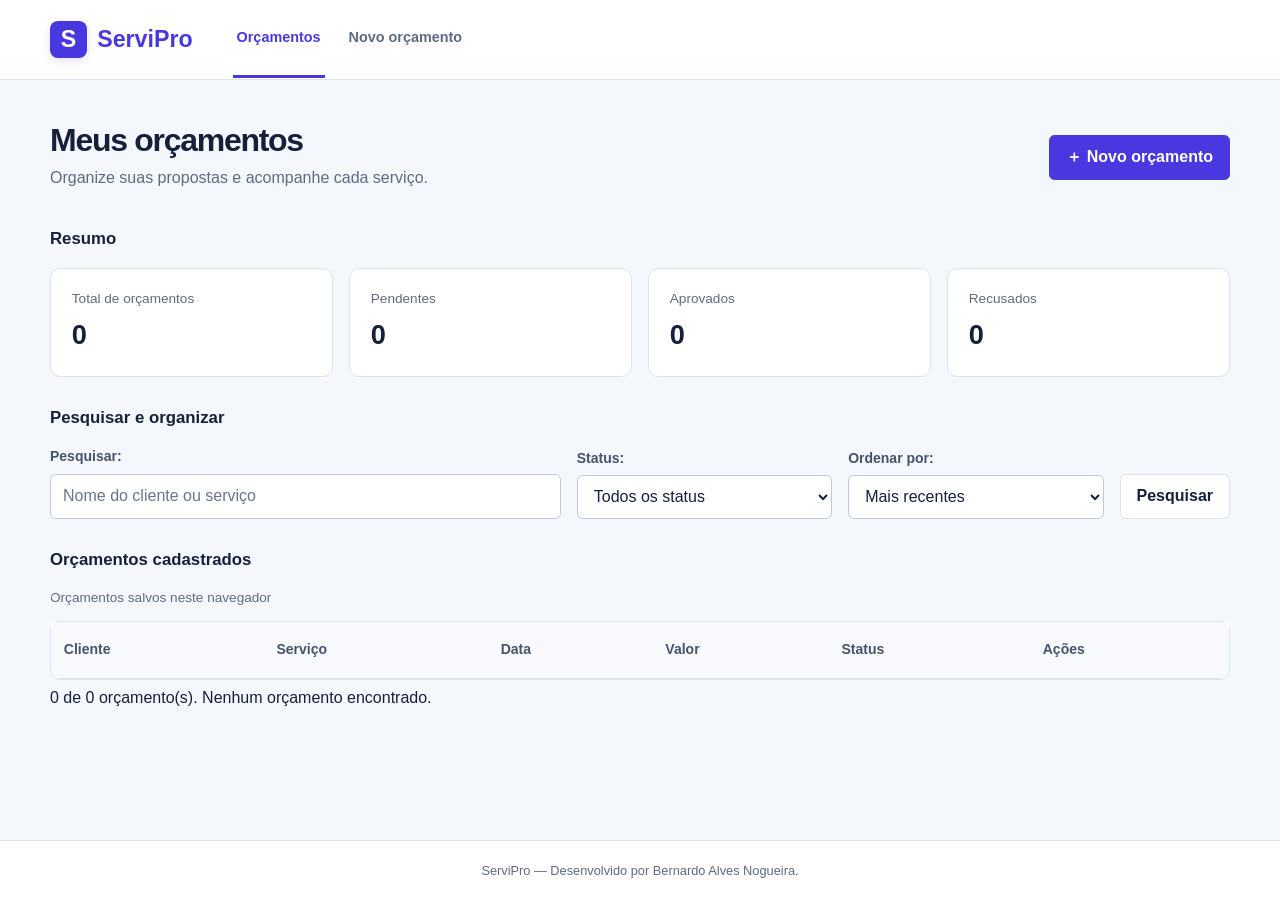
<file: index.html>
<!DOCTYPE html>
<html lang="pt-BR">
<head>
    <meta charset="UTF-8">
    <meta name="viewport" content="width=device-width, initial-scale=1.0">
    <title>ServiPro — Orçamentos</title>
    <link rel="stylesheet" href="assets/css/style.css">
    <script src="assets/js/app.js" defer></script>
</head>
<body>
    <a class="skip-link" href="#conteudo">Pular para o conteúdo</a>
    <header>
        <h1><a class="brand" href="index.html"><span aria-hidden="true">S</span>ServiPro</a></h1>

        <nav aria-label="Navegação principal">
            <ul>
                <li><a href="index.html" aria-current="page">Orçamentos</a></li>
                <li><a href="pages/cadastro.html">Novo orçamento</a></li>
            </ul>
        </nav>
    </header>

    <main id="conteudo">
        <p id="feedback" role="status" aria-live="polite" hidden></p>
        <noscript>Ative o JavaScript para gerenciar seus orçamentos.</noscript>
        <section aria-labelledby="titulo-orcamentos">
            <div class="page-heading">
            <div>
            <h2 id="titulo-orcamentos">Meus orçamentos</h2>
            <p>Organize suas propostas e acompanhe cada serviço.</p>
            </div>
            <a class="button primary new-budget" href="pages/cadastro.html">＋ Novo orçamento</a>
            </div>

            <section aria-labelledby="titulo-resumo">
                <h3 id="titulo-resumo">Resumo</h3>

                <dl>
                    <div><dt>Total de orçamentos</dt>
                    <dd id="total">0</dd></div>

                    <div><dt>Pendentes</dt>
                    <dd id="pendente">0</dd></div>

                    <div><dt>Aprovados</dt>
                    <dd id="aprovado">0</dd></div>

                    <div><dt>Recusados</dt>
                    <dd id="recusado">0</dd></div>
                </dl>
            </section>

            <section aria-labelledby="titulo-pesquisa">
                <h3 id="titulo-pesquisa">Pesquisar e organizar</h3>

                <form>
                    <div>
                        <label for="pesquisa">Pesquisar:</label>
                        <input
                            type="search"
                            id="pesquisa"
                            name="pesquisa"
                            placeholder="Nome do cliente ou serviço"
                        >
                    </div>

                    <div>
                        <label for="filtro-status">Status:</label>
                        <select id="filtro-status" name="status">
                            <option value="">Todos os status</option>
                            <option value="pendente">Pendente</option>
                            <option value="aprovado">Aprovado</option>
                            <option value="recusado">Recusado</option>
                        </select>
                    </div>

                    <div>
                        <label for="ordenacao">Ordenar por:</label>
                        <select id="ordenacao" name="ordenacao">
                            <option value="mais-recentes">Mais recentes</option>
                            <option value="mais-antigos">Mais antigos</option>
                            <option value="menor-valor">Menor valor</option>
                            <option value="maior-valor">Maior valor</option>
                        </select>
                    </div>

                    <button type="submit">Pesquisar</button>
                </form>
            </section>

            <section aria-labelledby="titulo-listagem">
                <h3 id="titulo-listagem">Orçamentos cadastrados</h3>

                <table>
                    <caption>Orçamentos salvos neste navegador</caption>

                    <thead>
                        <tr>
                            <th scope="col">Cliente</th>
                            <th scope="col">Serviço</th>
                            <th scope="col">Data</th>
                            <th scope="col">Valor</th>
                            <th scope="col">Status</th>
                            <th scope="col">Ações</th>
                        </tr>
                    </thead>

                    <tbody id="orcamentos"></tbody>
                </table>

                <p id="contagem" aria-live="polite"></p>
            </section>
        </section>

    </main>

    <footer>
        <p>ServiPro — Desenvolvido por Bernardo Alves Nogueira.</p>
    </footer>
</body>
</html>
</file>
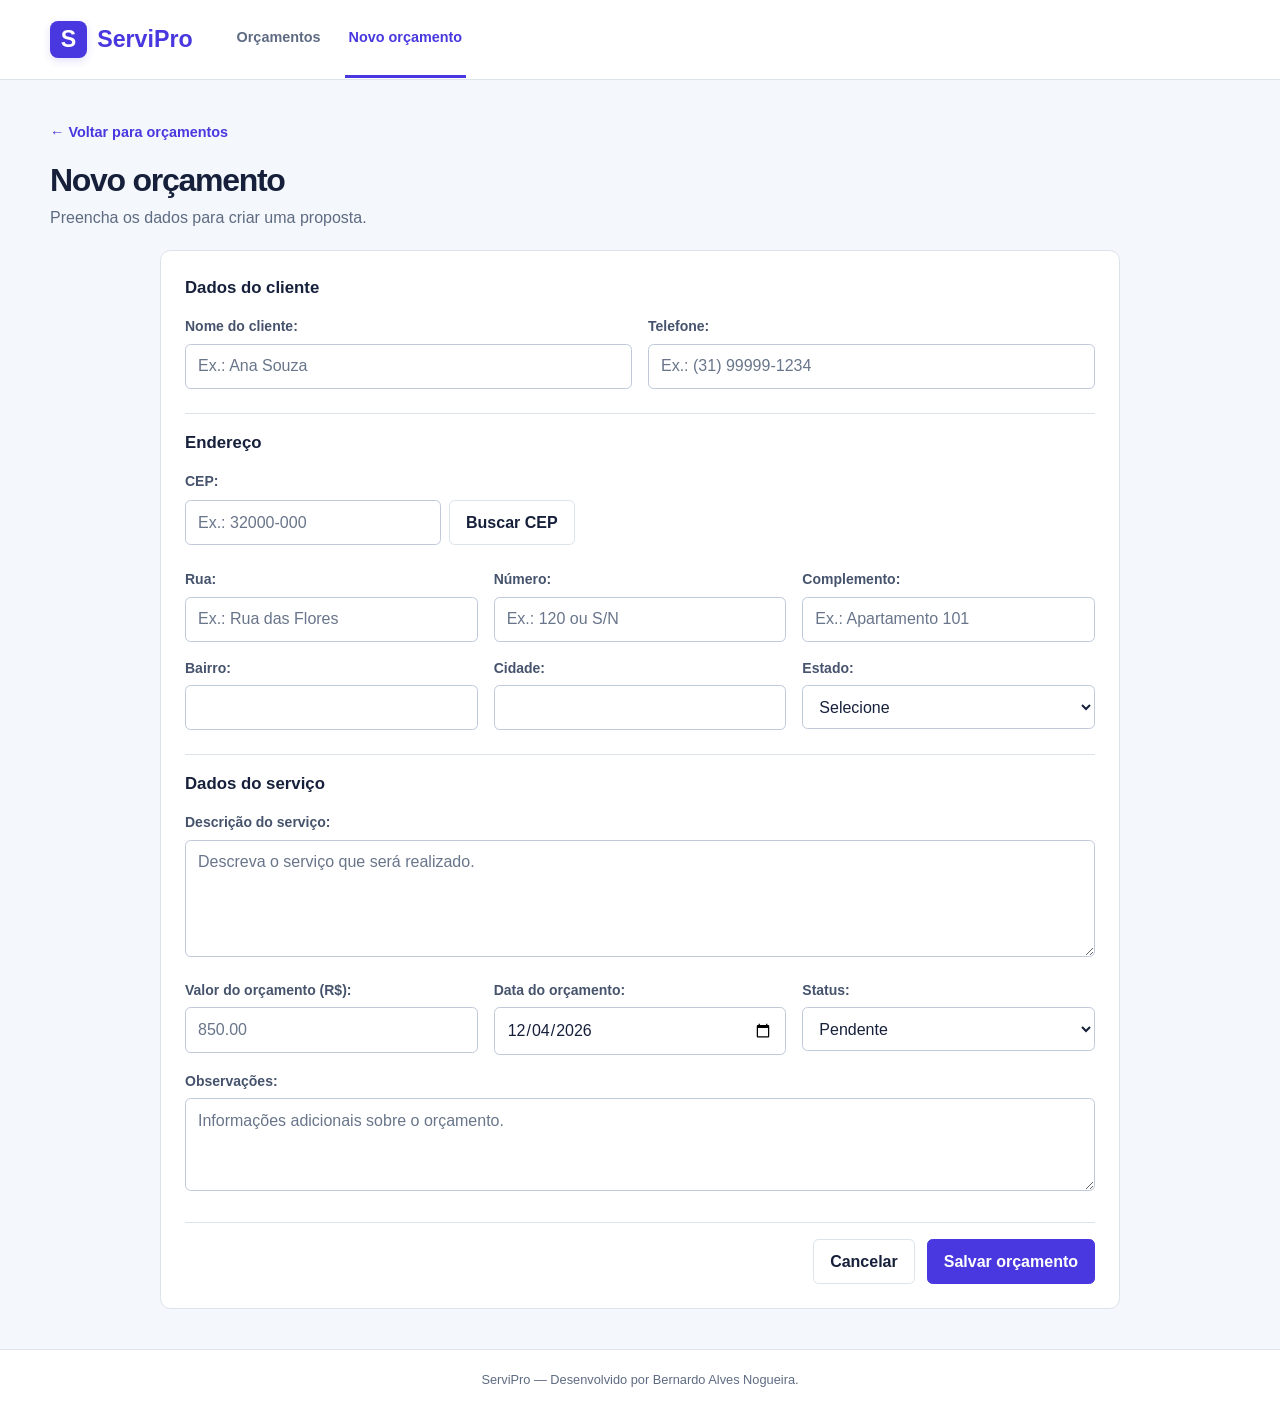
<file: pages/cadastro.html>
<!DOCTYPE html>
<html lang="pt-BR">
<head>
    <meta charset="UTF-8">
    <meta name="viewport" content="width=device-width, initial-scale=1.0">
    <title>ServiPro — Novo orçamento</title>
    <link rel="stylesheet" href="../assets/css/style.css">
    <script src="../assets/js/app.js" defer></script>
</head>
<body>
    <a class="skip-link" href="#conteudo">Pular para o conteúdo</a>
    <header>
        <h1><a class="brand" href="../index.html"><span aria-hidden="true">S</span>ServiPro</a></h1>

        <nav aria-label="Navegação principal">
            <ul>
                <li><a href="../index.html">Orçamentos</a></li>
                <li><a href="cadastro.html" aria-current="page">Novo orçamento</a></li>
            </ul>
        </nav>
    </header>

    <main id="conteudo">
        <p id="feedback" role="status" aria-live="polite" hidden></p>
        <noscript>Ative o JavaScript para gerenciar seus orçamentos.</noscript>
        <a class="back-link" href="../index.html">← Voltar para orçamentos</a>

        <section aria-labelledby="titulo-cadastro">
            <h2 id="titulo-cadastro">Novo orçamento</h2>
            <p>Preencha os dados para criar uma proposta.</p>

            <form class="budget-form">
                <fieldset>
                    <legend>Dados do cliente</legend>

                    <div>
                        <label for="cliente">Nome do cliente:</label>
                        <input
                            type="text"
                            id="cliente"
                            name="cliente"
                            placeholder="Ex.: Ana Souza"
                            required
                        >
                    </div>

                    <div>
                        <label for="telefone">Telefone:</label>
                        <input
                            type="tel"
                            id="telefone"
                            name="telefone"
                            placeholder="Ex.: (31) 99999-1234"
                            required
                        >
                    </div>
                </fieldset>

                <fieldset>
                    <legend>Endereço</legend>

                    <div class="cep-field">
                        <label for="cep">CEP:</label>
                        <input
                            type="text"
                            id="cep"
                            name="cep"
                            inputmode="numeric"
                            maxlength="9"
                            placeholder="Ex.: 32000-000"
                            required
                        >
                        <button id="buscar-cep" type="button">Buscar CEP</button><p id="feedback-cep" role="status" aria-live="polite"></p>
                    </div>

                    <div>
                        <label for="rua">Rua:</label>
                        <input
                            type="text"
                            id="rua"
                            name="rua"
                            placeholder="Ex.: Rua das Flores"
                            required
                        >
                    </div>

                    <div>
                        <label for="numero">Número:</label>
                        <input
                            type="text"
                            id="numero"
                            name="numero"
                            placeholder="Ex.: 120 ou S/N"
                            required
                        >
                    </div>

                    <div>
                        <label for="complemento">Complemento:</label>
                        <input
                            type="text"
                            id="complemento"
                            name="complemento"
                            placeholder="Ex.: Apartamento 101"
                        >
                    </div>

                    <div>
                        <label for="bairro">Bairro:</label>
                        <input type="text" id="bairro" name="bairro" required>
                    </div>

                    <div>
                        <label for="cidade">Cidade:</label>
                        <input type="text" id="cidade" name="cidade" required>
                    </div>

                    <div>
                        <label for="estado">Estado:</label>
                        <select id="estado" name="estado" required>
                            <option value="">Selecione</option>
                            <option value="AC">Acre</option>
                            <option value="AL">Alagoas</option>
                            <option value="AP">Amapá</option>
                            <option value="AM">Amazonas</option>
                            <option value="BA">Bahia</option>
                            <option value="CE">Ceará</option>
                            <option value="DF">Distrito Federal</option>
                            <option value="ES">Espírito Santo</option>
                            <option value="GO">Goiás</option>
                            <option value="MA">Maranhão</option>
                            <option value="MT">Mato Grosso</option>
                            <option value="MS">Mato Grosso do Sul</option>
                            <option value="MG">Minas Gerais</option>
                            <option value="PA">Pará</option>
                            <option value="PB">Paraíba</option>
                            <option value="PR">Paraná</option>
                            <option value="PE">Pernambuco</option>
                            <option value="PI">Piauí</option>
                            <option value="RJ">Rio de Janeiro</option>
                            <option value="RN">Rio Grande do Norte</option>
                            <option value="RS">Rio Grande do Sul</option>
                            <option value="RO">Rondônia</option>
                            <option value="RR">Roraima</option>
                            <option value="SC">Santa Catarina</option>
                            <option value="SP">São Paulo</option>
                            <option value="SE">Sergipe</option>
                            <option value="TO">Tocantins</option>
                        </select>
                    </div>
                </fieldset>

                <fieldset>
                    <legend>Dados do serviço</legend>

                    <div class="full-width">
                        <label for="descricao">Descrição do serviço:</label>
                        <textarea
                            id="descricao"
                            name="descricao"
                            rows="4"
                            placeholder="Descreva o serviço que será realizado."
                            required
                        ></textarea>
                    </div>

                    <div>
                        <label for="valor">Valor do orçamento (R$):</label>
                        <input
                            type="number"
                            id="valor"
                            name="valor"
                            min="0"
                            step="0.01"
                            placeholder="850.00"
                            required
                        >
                    </div>

                    <div>
                        <label for="data">Data do orçamento:</label>
                        <input type="date" id="data" name="data" required>
                    </div>

                    <div>
                        <label for="status">Status:</label>
                        <select id="status" name="status" required>
                            <option value="pendente">Pendente</option>
                            <option value="aprovado">Aprovado</option>
                            <option value="recusado">Recusado</option>
                        </select>
                    </div>

                    <div class="full-width">
                        <label for="observacoes">Observações:</label>
                        <textarea
                            id="observacoes"
                            name="observacoes"
                            rows="3"
                            placeholder="Informações adicionais sobre o orçamento."
                        ></textarea>
                    </div>
                </fieldset>

                <div class="form-actions"><a class="button" href="../index.html">Cancelar</a>
                <button class="primary" type="submit">Salvar orçamento</button></div>
            </form>
        </section>

    </main>

    <footer>
        <p>ServiPro — Desenvolvido por Bernardo Alves Nogueira.</p>
    </footer>
</body>
</html>
</file>
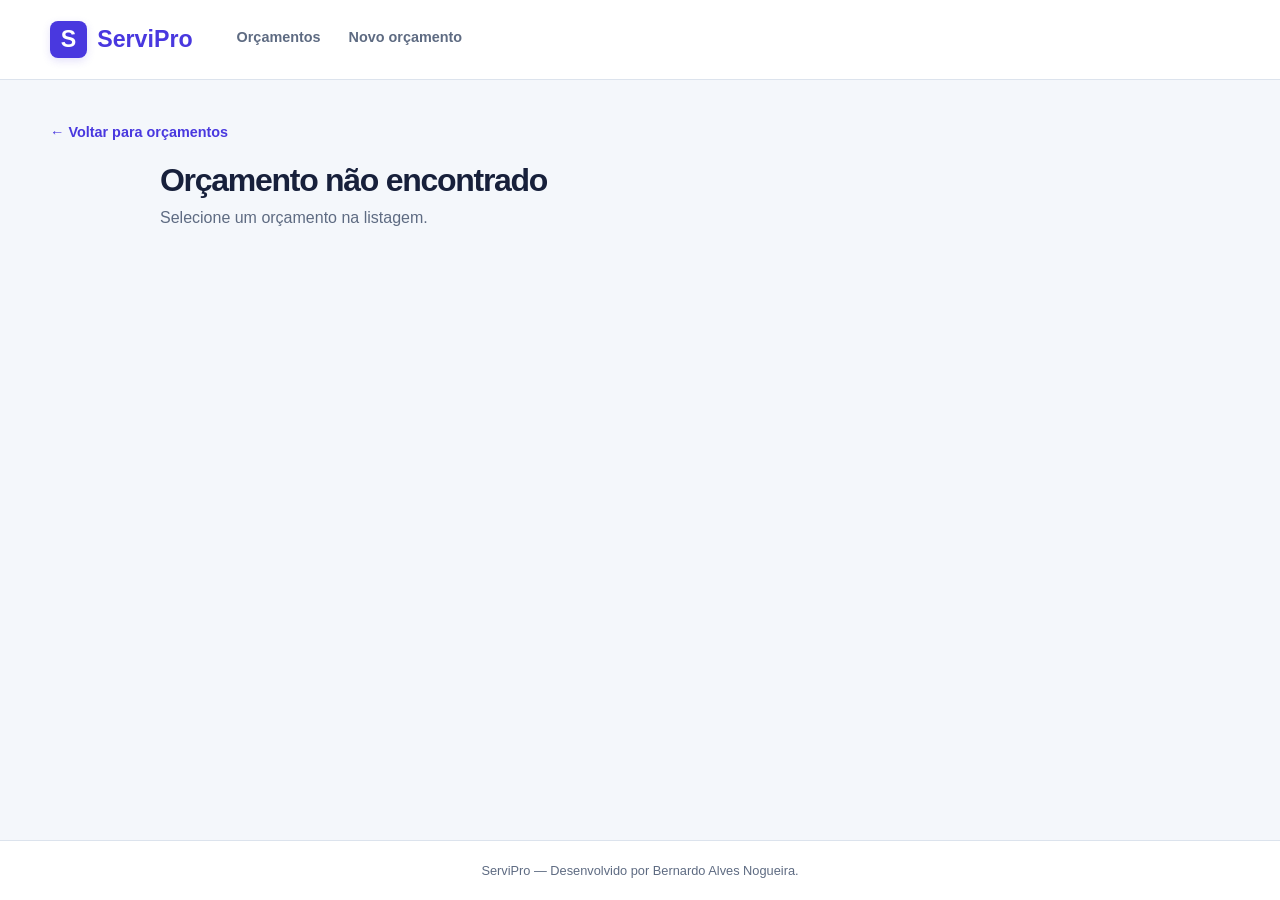
<file: pages/detalhes.html>
<!DOCTYPE html>
<html lang="pt-BR">
<head>
    <meta charset="UTF-8">
    <meta name="viewport" content="width=device-width, initial-scale=1.0">
    <title>ServiPro — Detalhes do orçamento</title>
    <link rel="stylesheet" href="../assets/css/style.css">
    <script src="../assets/js/app.js" defer></script>
</head>
<body>
    <a class="skip-link" href="#conteudo">Pular para o conteúdo</a>
    <header>
        <h1><a class="brand" href="../index.html"><span aria-hidden="true">S</span>ServiPro</a></h1>

        <nav aria-label="Navegação principal">
            <ul>
                <li><a href="../index.html">Orçamentos</a></li>
                <li><a href="cadastro.html">Novo orçamento</a></li>
            </ul>
        </nav>
    </header>

    <main id="conteudo">
        <p id="feedback" role="status" aria-live="polite" hidden></p>
        <noscript>Ative o JavaScript para gerenciar seus orçamentos.</noscript>
        <a class="back-link" href="../index.html">← Voltar para orçamentos</a>

        <article id="detalhes" aria-labelledby="titulo-detalhes"></article>

    </main>

    <footer>
        <p>ServiPro — Desenvolvido por Bernardo Alves Nogueira.</p>
    </footer>
</body>
</html>
</file>
<file: assets/css/style.css>
/* Identidade visual e Box Model compartilhados pelas três páginas. */
:root {
    --primary: #4938df;
    --primary-dark: #3424b5;
    --ink: #17203b;
    --muted: #5e6b82;
    --line: #dce3ed;
    --surface: #fff;
    --background: #f4f7fb;
    --radius: .65rem;
}
* { box-sizing: border-box; }
body { margin: 0; min-height: 100vh; display: flex; flex-direction: column; background: var(--background); color: var(--ink); font-family: "Segoe UI", Arial, sans-serif; font-size: 1rem; line-height: 1.5; }
a { color: var(--primary); text-decoration: none; }
a:hover { text-decoration: underline; }
button, input, select, textarea { font: inherit; }
button, .button { min-height: 2.75rem; display: inline-flex; align-items: center; justify-content: center; gap: .5rem; padding: .6rem 1rem; border: 1px solid var(--line); border-radius: .35rem; background: var(--surface); color: var(--ink); cursor: pointer; font-weight: 600; text-decoration: none; }
button:hover, .button:hover { background: #eef0fc; border-color: #a7a0e7; text-decoration: none; }
.primary { background: var(--primary); color: white; border-color: var(--primary); }
.primary:hover { background: var(--primary-dark); color: white; }
.danger { color: #b42332; border-color: #edbac0; }
.danger:hover { background: #fff0f1; border-color: #b42332; }
:focus-visible { outline: 3px solid var(--primary); outline-offset: 4px; }
input:focus, select:focus, textarea:focus { border-color: var(--primary); }
button:active, .button:active { transform: translateY(1px); }
button:disabled { opacity: .55; cursor: not-allowed; }
.skip-link { position: absolute; top: -6rem; left: 1rem; padding: .8rem; background: white; z-index: 10; }
.skip-link:focus { top: 1rem; }
body > header { display: flex; align-items: center; gap: 2.5rem; padding: 0 max(1.5rem, calc((100% - 1180px) / 2)); background: var(--surface); border-bottom: 1px solid var(--line); min-height: 5rem; }
h1 { margin: 0; font-size: 1.45rem; }
.brand { display: inline-flex; gap: .65rem; align-items: center; font-weight: 800; }
.brand span { display: grid; place-items: center; width: 2.3rem; height: 2.3rem; border-radius: .5rem; color: white; background: var(--primary); box-shadow: 0 3px 8px #4938df26; }
nav ul { display: flex; gap: 1.25rem; list-style: none; margin: 0; padding: 0; }
nav a { display: block; padding: 1.65rem .25rem; color: var(--muted); border-bottom: 3px solid transparent; font-size: .9rem; font-weight: 600; }
nav a[aria-current="page"] { color: var(--primary); border-color: var(--primary); }
main { width: min(1180px, calc(100% - 3rem)); margin: 2.5rem auto; flex: 1; }
h2 { font-size: clamp(1.6rem, 3vw, 2rem); line-height: 1.25; margin: 0 0 .4rem; letter-spacing: -.04em; }
h3 { font-size: 1.05rem; margin: 0 0 1rem; }
p { margin: .4rem 0 1.25rem; }
h2 + p, dt, caption { color: var(--muted); }
.back-link { display: inline-block; margin-bottom: 1rem; font-size: .9rem; font-weight: 600; }
.new-budget { margin: .5rem 0 1.5rem; }
.page-heading { display: flex; justify-content: space-between; align-items: center; gap: 1rem; margin-bottom: 1rem; }
.budget-form { max-width: 960px; margin-inline: auto; }
section[aria-labelledby="titulo-resumo"] > dl { display: grid; grid-template-columns: repeat(4, minmax(0, 1fr)); gap: 1rem; }
dl { margin: 0; }
dd { margin: .3rem 0 0; font-weight: 600; overflow-wrap: anywhere; }
dt { font-size: .85rem; }
main > section > section[aria-labelledby="titulo-resumo"] > dl > div { padding: 1.3rem; background: white; border: 1px solid var(--line); border-radius: var(--radius); }
main > section > section[aria-labelledby="titulo-resumo"] dd { font-size: 1.7rem; }
section[aria-labelledby="titulo-pesquisa"] { margin: 1.75rem 0; }
section[aria-labelledby="titulo-pesquisa"] form { display: grid; grid-template-columns: minmax(0, 2fr) repeat(2, minmax(0, 1fr)) auto; gap: 1rem; align-items: end; }
label { display: block; margin-bottom: .4rem; font-size: .875rem; font-weight: 600; color: #46536c; }
input, select, textarea { width: 100%; min-width: 0; min-height: 2.75rem; border: 1px solid #bec9d9; border-radius: .35rem; background: white; color: var(--ink); padding: .6rem .75rem; }
input::placeholder, textarea::placeholder { color: #68758a; opacity: 1; }
textarea { resize: vertical; }
table { width: 100%; border-collapse: separate; border-spacing: 0; background: white; border: 1px solid var(--line); border-radius: var(--radius); overflow: hidden; text-align: left; font-size: .875rem; }
caption { text-align: left; padding: 0 0 .75rem; font-size: .85rem; }
th, td { padding: 1.1rem .8rem; border-bottom: 1px solid var(--line); }
thead { background: #f8f9fc; color: #46536c; }
tbody th { font-weight: 600; }
tbody tr:last-child > * { border-bottom: 0; }
tbody tr:hover { background: #fafaff; }
td:last-child { white-space: nowrap; }
td button { padding: .4rem .5rem; font-size: .8rem; margin-left: .3rem; }
.badge { display: inline-flex; align-items: center; padding: .3rem .7rem; border-radius: 2rem; font-size: .8rem; font-weight: 700; white-space: nowrap; }
.badge::before { content: ""; width: .45rem; height: .45rem; margin-right: .4rem; border-radius: 50%; background: currentColor; }
.pending { background: #fff0c8; color: #85500b; }
.approved { background: #dcf8e7; color: #16663d; }
.rejected { background: #ffe2e5; color: #aa2435; }
.budget-form { padding: 1.5rem; border: 1px solid var(--line); background: white; border-radius: var(--radius); }
fieldset { min-width: 0; border: 0; border-bottom: 1px solid var(--line); padding: 1rem 0 1.5rem; margin: 0 0 1rem; display: grid; grid-template-columns: repeat(3, minmax(0, 1fr)); gap: 1rem; }
fieldset:first-child { grid-template-columns: repeat(2, minmax(0, 1fr)); }
legend { padding: 0; font-size: 1.05rem; font-weight: 700; }
.full-width, .cep-field { grid-column: 1 / -1; }
.cep-field { display: grid; grid-template-columns: minmax(0, 16rem) auto; justify-content: start; gap: .5rem; }
.cep-field label { grid-column: 1 / -1; margin: 0; }
.form-actions { display: flex; justify-content: flex-end; gap: .75rem; }
article { max-width: 960px; margin-inline: auto; }
article > header { margin-bottom: 1.5rem; }
article > section { padding: 1.5rem; background: white; border: 1px solid var(--line); border-bottom: 0; }
article > section:first-of-type { border-radius: var(--radius) var(--radius) 0 0; }
article dl, article section[aria-labelledby="titulo-resumo"] > dl { display: grid; grid-template-columns: repeat(2, minmax(0, 1fr)); gap: 1.25rem; }
article > footer { display: flex; flex-wrap: wrap; gap: .75rem; padding: 1.5rem; background: white; border: 1px solid var(--line); border-top: 0; border-radius: 0 0 var(--radius) var(--radius); align-items: center; }
article > footer > a { margin-left: auto; padding: .6rem 1rem; }
.notice { padding: 1rem; border: 1px solid #d5d9f3; border-radius: var(--radius); background: #eeeffb; color: #454e72; font-size: .85rem; margin-top: 1.75rem; }
.notice strong { display: block; margin-bottom: .25rem; }
.error { border-color: #edbac0; background: #fff0f1; color: #aa2435; }
[hidden] { display: none !important; }
dd, td { white-space: pre-wrap; overflow-wrap: anywhere; }
#feedback-cep { grid-column: 1 / -1; margin: 0; max-width: 50rem; }
body > footer { padding: 1.25rem 1.5rem; text-align: center; background: white; border-top: 1px solid var(--line); font-size: .8rem; color: var(--muted); }
body > footer p { margin: 0; }
/* A tabela vira cartões para manter todas as informações em telas menores. */
@media (max-width: 1000px) {
    table, tbody, tbody tr, tbody th, tbody td { display: block; }
    table { border: 0; overflow: visible; background: transparent; }
    caption { display: block; }
    thead { position: absolute; width: 1px; height: 1px; padding: 0; overflow: hidden; clip-path: inset(50%); }
    tbody { display: grid; grid-template-columns: repeat(2, minmax(0, 1fr)); gap: 1rem; }
    tbody tr { background: white; border: 1px solid var(--line); border-radius: var(--radius); padding: .75rem 1rem; min-width: 0; }
    tbody tr > th, tbody tr > td { display: flex; justify-content: space-between; flex-wrap: wrap; gap: .5rem; padding: .6rem 0; border-bottom: 1px solid var(--line); }
    tbody tr > :last-child { justify-content: flex-start; border: 0; white-space: normal; align-items: center; }
    [data-label]::before { content: attr(data-label); font-size: .8rem; font-weight: 600; color: var(--muted); }
    td:last-child::before { flex-basis: 100%; }
    section[aria-labelledby="titulo-pesquisa"] form { grid-template-columns: repeat(2, minmax(0, 1fr)); }
}
@media (max-width: 600px) {
    .page-heading { flex-direction: column; align-items: stretch; gap: 0; }
    body > header { padding: 1rem 1rem 0; flex-direction: column; gap: .5rem; align-items: flex-start; }
    nav { width: 100%; }
    nav ul { gap: 1rem; }
    nav a { padding: .75rem .25rem; }
    main { width: calc(100% - 2rem); margin: 1.5rem auto; }
    section[aria-labelledby="titulo-resumo"] > dl { grid-template-columns: repeat(2, minmax(0, 1fr)); gap: .75rem; }
    main > section > section[aria-labelledby="titulo-resumo"] > dl > div { padding: 1rem; }
    tbody, section[aria-labelledby="titulo-pesquisa"] form, fieldset, fieldset:first-child, article dl, article section[aria-labelledby="titulo-resumo"] > dl { grid-template-columns: minmax(0, 1fr); }
    .budget-form, article > section, article > footer { padding: 1rem; }
    .cep-field { grid-template-columns: minmax(0, 1fr); }
    .form-actions { flex-direction: column-reverse; }
    article > footer { align-items: stretch; flex-direction: column; }
    article > footer > a { margin: 0; text-align: center; }
}
@media (prefers-reduced-motion: reduce) {
    button:active, .button:active { transform: none; }
}
</file>
